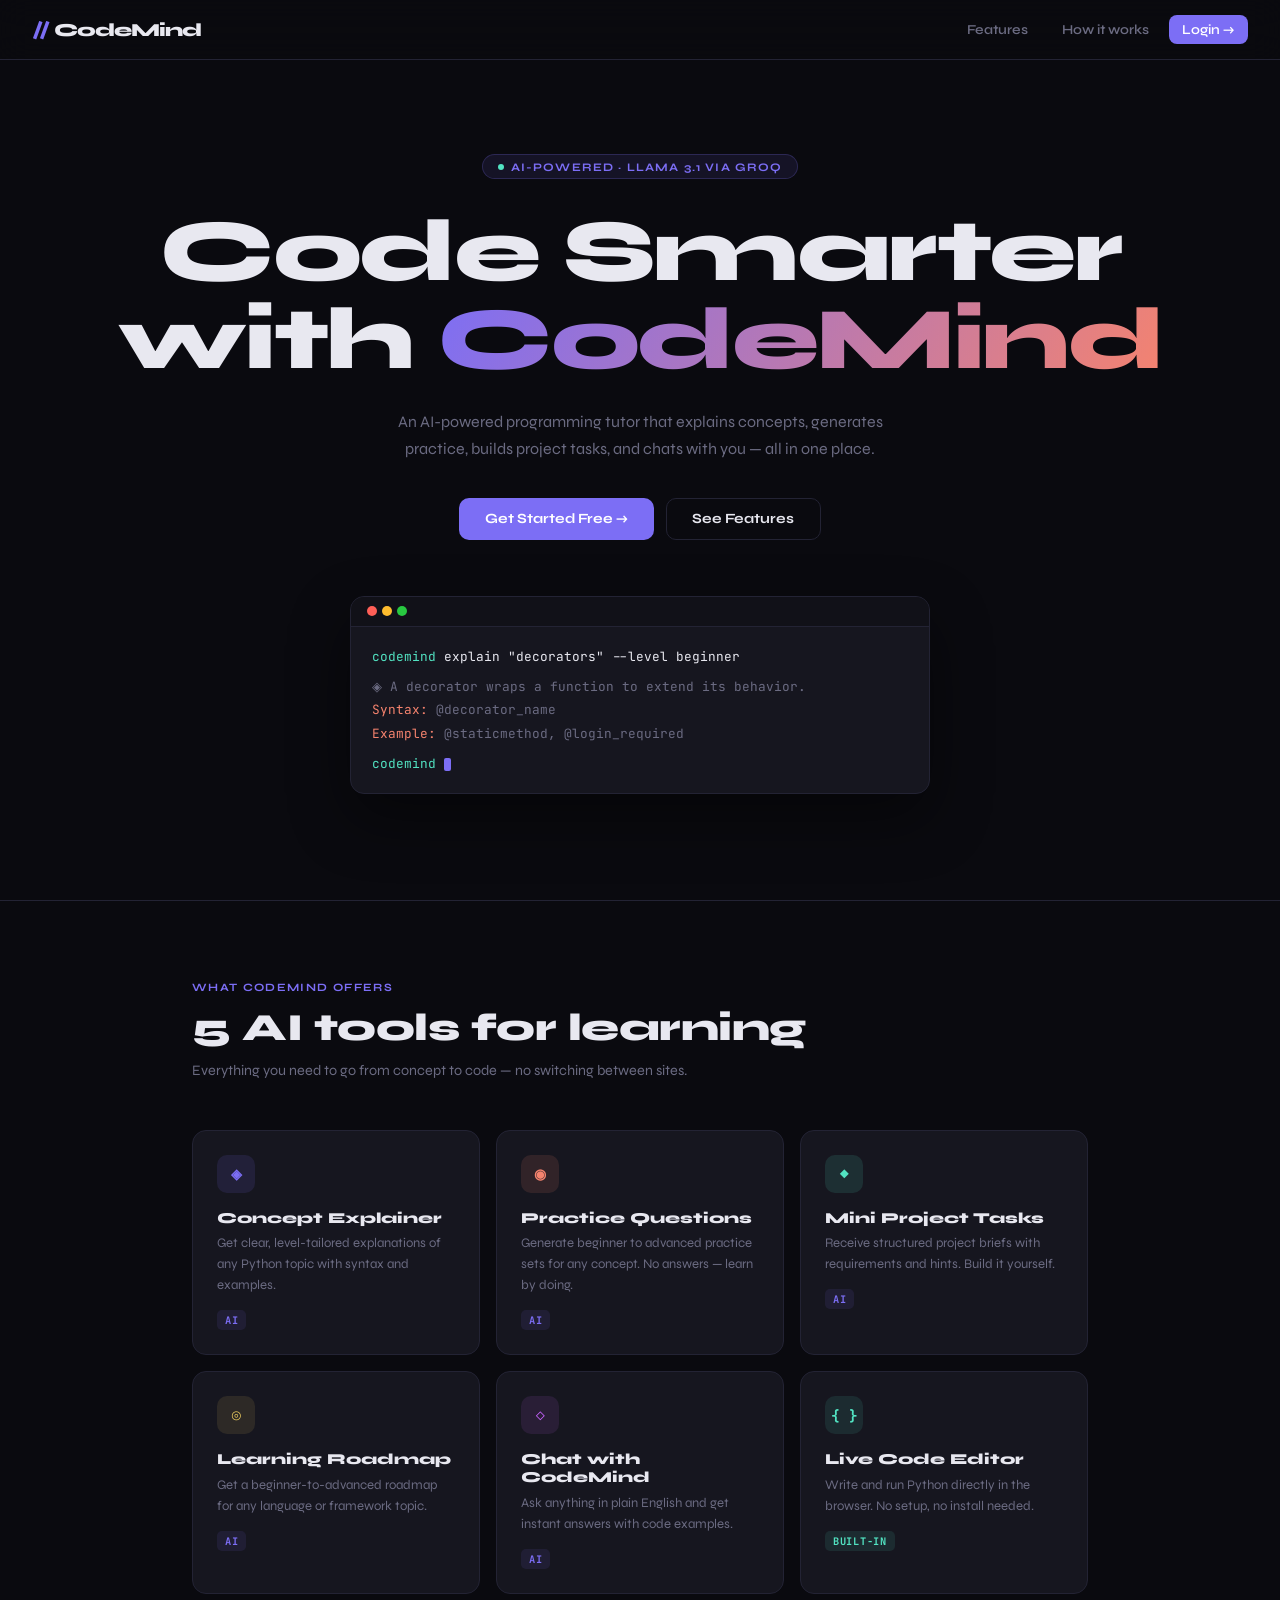
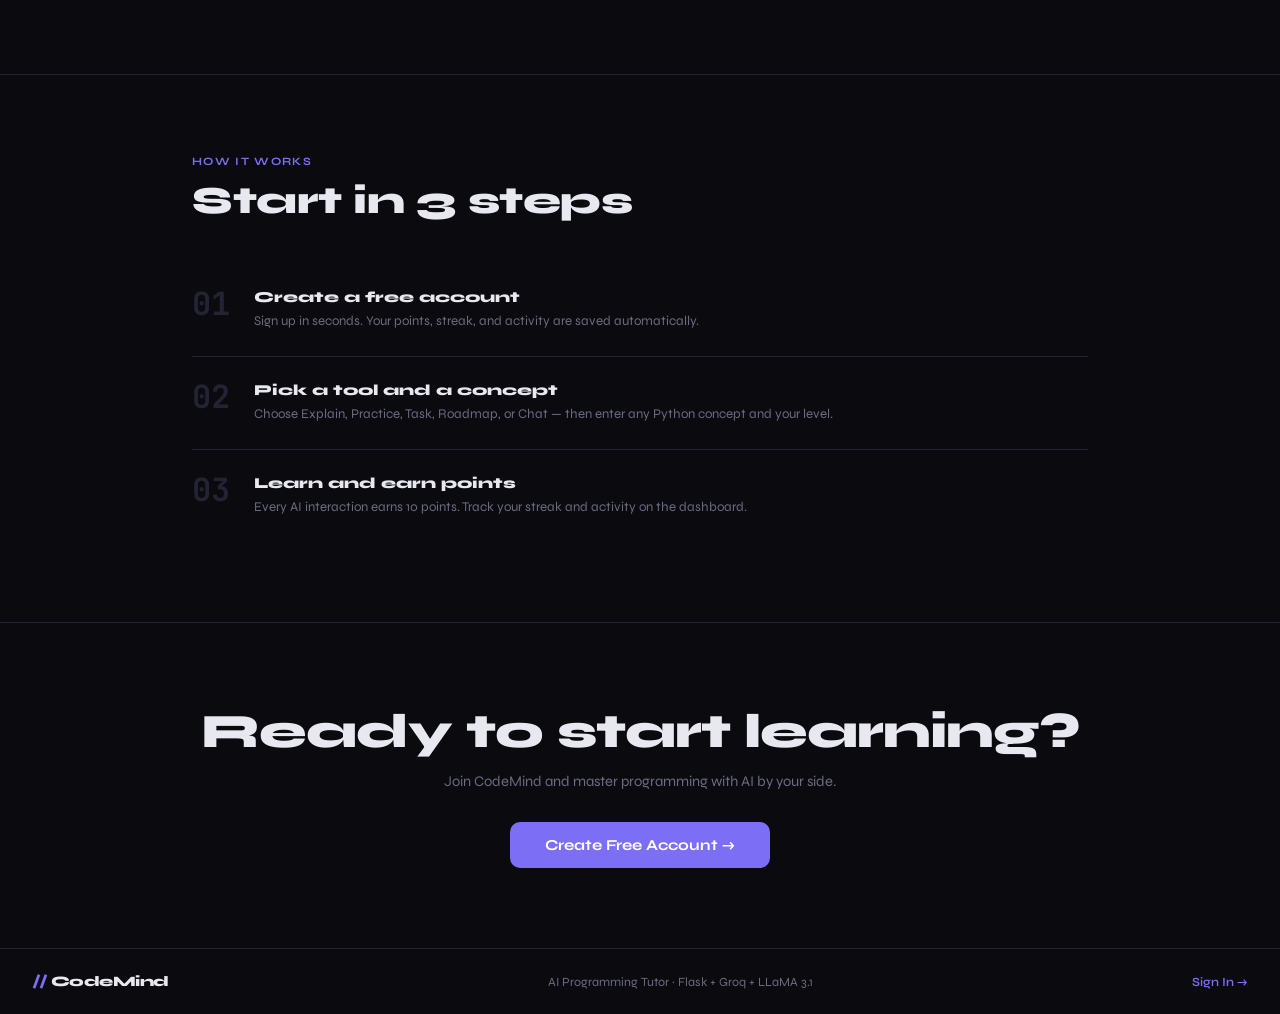
<file: templates/landing.html>
<!DOCTYPE html>
<html lang="en">
<head>
  <meta charset="UTF-8"/>
  <meta name="viewport" content="width=device-width, initial-scale=1.0"/>
  <title>CodeMind — AI Programming Tutor</title>
  <link href="https://fonts.googleapis.com/css2?family=Syne:wght@400;600;700;800&family=JetBrains+Mono:wght@400;500;700&display=swap" rel="stylesheet"/>
  <style>
    *, *::before, *::after { box-sizing: border-box; margin: 0; padding: 0; }
    :root {
      --bg:      #0a0a0f;
      --surface: #111118;
      --card:    #16161f;
      --border:  #232334;
      --accent:  #7c6ef5;
      --accent2: #f5836e;
      --accent3: #52e3c2;
      --text:    #e8e8f0;
      --muted:   #6b6b82;
      --sans:    'Syne', sans-serif;
      --mono:    'JetBrains Mono', monospace;
    }
    html { scroll-behavior: smooth; }
    body { background: var(--bg); color: var(--text); font-family: var(--sans); overflow-x: hidden; }

    /* NAV */
    nav {
      position: fixed; top: 0; left: 0; right: 0; z-index: 100;
      display: flex; align-items: center; padding: 0 2rem; height: 60px;
      background: rgba(10,10,15,0.9); backdrop-filter: blur(16px);
      border-bottom: 1px solid var(--border);
    }
    .logo { font-size: 1.15rem; font-weight: 800; letter-spacing: -1px; color: var(--text); text-decoration: none; margin-right: auto; }
    .logo span { color: var(--accent); }
    .nav-right { display: flex; gap: 0.5rem; align-items: center; }
    .nav-right a { color: var(--muted); text-decoration: none; padding: 0.4rem 0.8rem; border-radius: 8px; font-size: 0.85rem; font-weight: 600; transition: all 0.15s; }
    .nav-right a:hover { color: var(--text); background: var(--border); }
    .btn-login { background: var(--accent) !important; color: #fff !important; }
    .btn-login:hover { background: #9588f8 !important; }

    /* HERO */
    .hero {
      min-height: 100vh; display: flex; flex-direction: column;
      align-items: center; justify-content: center; text-align: center;
      padding: 7rem 2rem 4rem;
    }
    .hero-chip {
      display: inline-flex; align-items: center; gap: 0.45rem;
      background: rgba(124,110,245,0.1); border: 1px solid rgba(124,110,245,0.22);
      border-radius: 20px; padding: 0.3rem 0.9rem;
      font-size: 0.72rem; font-weight: 700; letter-spacing: 0.1em;
      text-transform: uppercase; color: var(--accent); margin-bottom: 1.8rem;
      animation: up 0.5s ease both;
    }
    .chip-dot { width: 6px; height: 6px; border-radius: 50%; background: var(--accent3); animation: blink 1.4s ease infinite; }
    @keyframes blink { 0%,100%{opacity:1} 50%{opacity:0.25} }

    .hero h1 {
      font-size: clamp(2.8rem, 7vw, 5.5rem); font-weight: 800;
      letter-spacing: -2.5px; line-height: 1;
      animation: up 0.5s ease 0.07s both;
    }
    .hero h1 em {
      font-style: normal;
      background: linear-gradient(120deg, var(--accent), var(--accent2));
      -webkit-background-clip: text; -webkit-text-fill-color: transparent;
    }
    .hero-desc {
      max-width: 500px; margin: 1.5rem auto 0;
      color: var(--muted); font-size: 1rem; line-height: 1.7;
      animation: up 0.5s ease 0.14s both;
    }
    .hero-btns {
      display: flex; gap: 0.75rem; margin-top: 2.2rem; justify-content: center; flex-wrap: wrap;
      animation: up 0.5s ease 0.21s both;
    }
    .btn {
      display: inline-flex; align-items: center; gap: 0.4rem;
      padding: 0.72rem 1.6rem; border-radius: 10px;
      font-family: var(--sans); font-weight: 700; font-size: 0.88rem;
      border: none; cursor: pointer; text-decoration: none; transition: all 0.17s;
    }
    .btn-p { background: var(--accent); color: #fff; }
    .btn-p:hover { background: #9588f8; transform: translateY(-2px); box-shadow: 0 8px 28px rgba(124,110,245,0.3); }
    .btn-o { background: transparent; color: var(--text); border: 1px solid var(--border); }
    .btn-o:hover { border-color: var(--accent); color: var(--accent); }

    /* TERMINAL */
    .terminal {
      margin-top: 3.5rem; width: 100%; max-width: 580px;
      background: var(--card); border: 1px solid var(--border);
      border-radius: 14px; overflow: hidden; text-align: left;
      animation: up 0.55s ease 0.28s both;
      box-shadow: 0 24px 60px rgba(0,0,0,0.45);
    }
    .t-bar {
      display: flex; align-items: center; gap: 5px; padding: 0.6rem 1rem;
      background: var(--surface); border-bottom: 1px solid var(--border);
    }
    .td { width: 10px; height: 10px; border-radius: 50%; }
    .td-r{background:#ff5f57} .td-y{background:#febc2e} .td-g{background:#28c840}
    .t-body { padding: 1.1rem 1.3rem; font-family: var(--mono); font-size: 0.8rem; line-height: 1.85; }
    .t-p { color: var(--accent3); }
    .t-c { color: var(--text); }
    .t-o { color: var(--muted); }
    .t-h { color: var(--accent2); }
    .cursor { display: inline-block; width: 7px; height: 13px; background: var(--accent); vertical-align: middle; border-radius: 2px; animation: blink 1s step-end infinite; }

    @keyframes up { from{opacity:0;transform:translateY(18px)} to{opacity:1;transform:translateY(0)} }

    /* FEATURES */
    .features { padding: 5rem 2rem; max-width: 960px; margin: 0 auto; }
    .sec-label { font-size: 0.7rem; font-weight: 700; letter-spacing: 0.12em; text-transform: uppercase; color: var(--accent); margin-bottom: 0.6rem; }
    .sec-title { font-size: clamp(1.6rem, 3.5vw, 2.4rem); font-weight: 800; letter-spacing: -0.5px; margin-bottom: 0.5rem; }
    .sec-sub { color: var(--muted); font-size: 0.9rem; line-height: 1.6; margin-bottom: 3rem; }

    .feat-grid { display: grid; grid-template-columns: repeat(auto-fit, minmax(260px, 1fr)); gap: 1rem; }
    .feat {
      background: var(--card); border: 1px solid var(--border);
      border-radius: 14px; padding: 1.5rem;
      transition: border-color 0.18s, transform 0.18s;
    }
    .feat:hover { border-color: rgba(124,110,245,0.4); transform: translateY(-2px); }
    .feat-sym {
      width: 38px; height: 38px; border-radius: 10px;
      display: flex; align-items: center; justify-content: center;
      font-family: var(--mono); font-size: 0.9rem; font-weight: 700;
      margin-bottom: 1rem;
    }
    .s1{background:rgba(124,110,245,0.12);color:var(--accent)}
    .s2{background:rgba(245,131,110,0.12);color:var(--accent2)}
    .s3{background:rgba(82,227,194,0.12);color:var(--accent3)}
    .s4{background:rgba(240,208,96,0.1);color:#f0d060}
    .s5{background:rgba(200,100,255,0.1);color:#c864ff}
    .s6{background:rgba(82,227,194,0.1);color:var(--accent3)}
    .feat h3 { font-size: 0.95rem; font-weight: 800; margin-bottom: 0.4rem; }
    .feat p  { font-size: 0.82rem; color: var(--muted); line-height: 1.6; }
    .feat-badge {
      display: inline-block; margin-top: 0.9rem;
      padding: 0.18rem 0.5rem; border-radius: 5px;
      font-size: 0.65rem; font-weight: 700; letter-spacing: 0.07em; text-transform: uppercase; font-family: var(--mono);
    }
    .ba { background: rgba(124,110,245,0.1); color: var(--accent); }
    .bb { background: rgba(82,227,194,0.1); color: var(--accent3); }

    /* DIVIDER LINE */
    .divider { border: none; border-top: 1px solid var(--border); }

    /* HOW */
    .how { padding: 5rem 2rem; max-width: 960px; margin: 0 auto; }
    .steps { display: flex; flex-direction: column; gap: 0; margin-top: 2.5rem; }
    .step { display: flex; gap: 1.5rem; padding: 1.5rem 0; border-bottom: 1px solid var(--border); align-items: flex-start; }
    .step:last-child { border-bottom: none; }
    .step-n { font-family: var(--mono); font-size: 2rem; font-weight: 700; color: var(--border); flex-shrink: 0; line-height: 1; transition: color 0.2s; }
    .step:hover .step-n { color: var(--accent); }
    .step h3 { font-size: 0.95rem; font-weight: 800; margin-bottom: 0.3rem; }
    .step p  { font-size: 0.83rem; color: var(--muted); line-height: 1.6; }

    /* CTA */
    .cta {
      text-align: center; padding: 5rem 2rem;
      border-top: 1px solid var(--border);
    }
    .cta h2 { font-size: clamp(1.8rem, 4vw, 3rem); font-weight: 800; letter-spacing: -1px; margin-bottom: 0.75rem; }
    .cta p  { color: var(--muted); font-size: 0.92rem; margin-bottom: 2rem; }

    /* FOOTER */
    footer {
      border-top: 1px solid var(--border);
      padding: 1.5rem 2rem;
      display: flex; align-items: center; justify-content: space-between; flex-wrap: wrap; gap: 0.75rem;
      font-size: 0.78rem; color: var(--muted);
    }
    footer .fl { font-weight: 800; font-size: 0.9rem; color: var(--text); letter-spacing: -0.5px; }
    footer .fl span { color: var(--accent); }
    footer a { color: var(--accent); text-decoration: none; font-weight: 600; }

    /* reveal */
    .reveal { opacity: 0; transform: translateY(20px); transition: opacity 0.5s ease, transform 0.5s ease; }
    .reveal.on { opacity: 1; transform: none; }

    @media(max-width:600px) {
      .hero h1 { letter-spacing: -1.5px; }
      .nav-right .hide-sm { display: none; }
    }
  </style>
</head>
<body>

  <nav>
    <a class="logo" href="/"><span>//</span> CodeMind</a>
    <div class="nav-right">
      <a href="#features" class="hide-sm">Features</a>
      <a href="#how" class="hide-sm">How it works</a>
      <a href="/login" class="btn-login">Login →</a>
    </div>
  </nav>

  <!-- HERO -->
  <section class="hero">
    <div class="hero-chip"><span class="chip-dot"></span> AI-Powered · LLaMA 3.1 via Groq</div>
    <h1>Code Smarter<br>with <em>CodeMind</em></h1>
    <p class="hero-desc">An AI-powered programming tutor that explains concepts, generates practice, builds project tasks, and chats with you — all in one place.</p>
    <div class="hero-btns">
      <a href="/register" class="btn btn-p">Get Started Free →</a>
      <a href="#features" class="btn btn-o">See Features</a>
    </div>

    <div class="terminal">
      <div class="t-bar">
        <div class="td td-r"></div><div class="td td-y"></div><div class="td td-g"></div>
      </div>
      <div class="t-body">
        <div><span class="t-p">codemind</span> <span class="t-c">explain "decorators" --level beginner</span></div>
        <div class="t-o" style="margin-top:0.4rem">◈ A decorator wraps a function to extend its behavior.</div>
        <div class="t-o">  <span class="t-h">Syntax:</span>  @decorator_name</div>
        <div class="t-o">  <span class="t-h">Example:</span> @staticmethod, @login_required</div>
        <div style="margin-top:0.4rem"><span class="t-p">codemind</span> <span class="cursor"></span></div>
      </div>
    </div>
  </section>

  <hr class="divider"/>

  <!-- FEATURES -->
  <section class="features reveal" id="features">
    <div class="sec-label">What CodeMind Offers</div>
    <h2 class="sec-title">5 AI tools for learning</h2>
    <p class="sec-sub">Everything you need to go from concept to code — no switching between sites.</p>

    <div class="feat-grid">
      <div class="feat">
        <div class="feat-sym s1">◈</div>
        <h3>Concept Explainer</h3>
        <p>Get clear, level-tailored explanations of any Python topic with syntax and examples.</p>
        <span class="feat-badge ba">AI</span>
      </div>
      <div class="feat">
        <div class="feat-sym s2">◉</div>
        <h3>Practice Questions</h3>
        <p>Generate beginner to advanced practice sets for any concept. No answers — learn by doing.</p>
        <span class="feat-badge ba">AI</span>
      </div>
      <div class="feat">
        <div class="feat-sym s3">◆</div>
        <h3>Mini Project Tasks</h3>
        <p>Receive structured project briefs with requirements and hints. Build it yourself.</p>
        <span class="feat-badge ba">AI</span>
      </div>
      <div class="feat">
        <div class="feat-sym s4">◎</div>
        <h3>Learning Roadmap</h3>
        <p>Get a beginner-to-advanced roadmap for any language or framework topic.</p>
        <span class="feat-badge ba">AI</span>
      </div>
      <div class="feat">
        <div class="feat-sym s5">◇</div>
        <h3>Chat with CodeMind</h3>
        <p>Ask anything in plain English and get instant answers with code examples.</p>
        <span class="feat-badge ba">AI</span>
      </div>
      <div class="feat">
        <div class="feat-sym s6">{ }</div>
        <h3>Live Code Editor</h3>
        <p>Write and run Python directly in the browser. No setup, no install needed.</p>
        <span class="feat-badge bb">Built-in</span>
      </div>
    </div>
  </section>

  <hr class="divider"/>

  <!-- HOW IT WORKS -->
  <section class="how reveal" id="how">
    <div class="sec-label">How It Works</div>
    <h2 class="sec-title">Start in 3 steps</h2>

    <div class="steps">
      <div class="step">
        <div class="step-n">01</div>
        <div>
          <h3>Create a free account</h3>
          <p>Sign up in seconds. Your points, streak, and activity are saved automatically.</p>
        </div>
      </div>
      <div class="step">
        <div class="step-n">02</div>
        <div>
          <h3>Pick a tool and a concept</h3>
          <p>Choose Explain, Practice, Task, Roadmap, or Chat — then enter any Python concept and your level.</p>
        </div>
      </div>
      <div class="step">
        <div class="step-n">03</div>
        <div>
          <h3>Learn and earn points</h3>
          <p>Every AI interaction earns 10 points. Track your streak and activity on the dashboard.</p>
        </div>
      </div>
    </div>
  </section>

  <!-- CTA -->
  <section class="cta reveal">
    <h2>Ready to start learning?</h2>
    <p>Join CodeMind and master programming with AI by your side.</p>
    <a href="/register" class="btn btn-p" style="padding:0.85rem 2.2rem;font-size:0.95rem">Create Free Account →</a>
  </section>

  <!-- FOOTER -->
  <footer>
    <div class="fl"><span>//</span> CodeMind</div>
    <div>AI Programming Tutor · Flask + Groq + LLaMA 3.1</div>
    <div><a href="/login">Sign In →</a></div>
  </footer>

  <script>
    const obs = new IntersectionObserver(els => els.forEach(e => { if(e.isIntersecting) e.target.classList.add('on'); }), {threshold:0.1});
    document.querySelectorAll('.reveal').forEach(el => obs.observe(el));
  </script>
</body>
</html>
</file>
